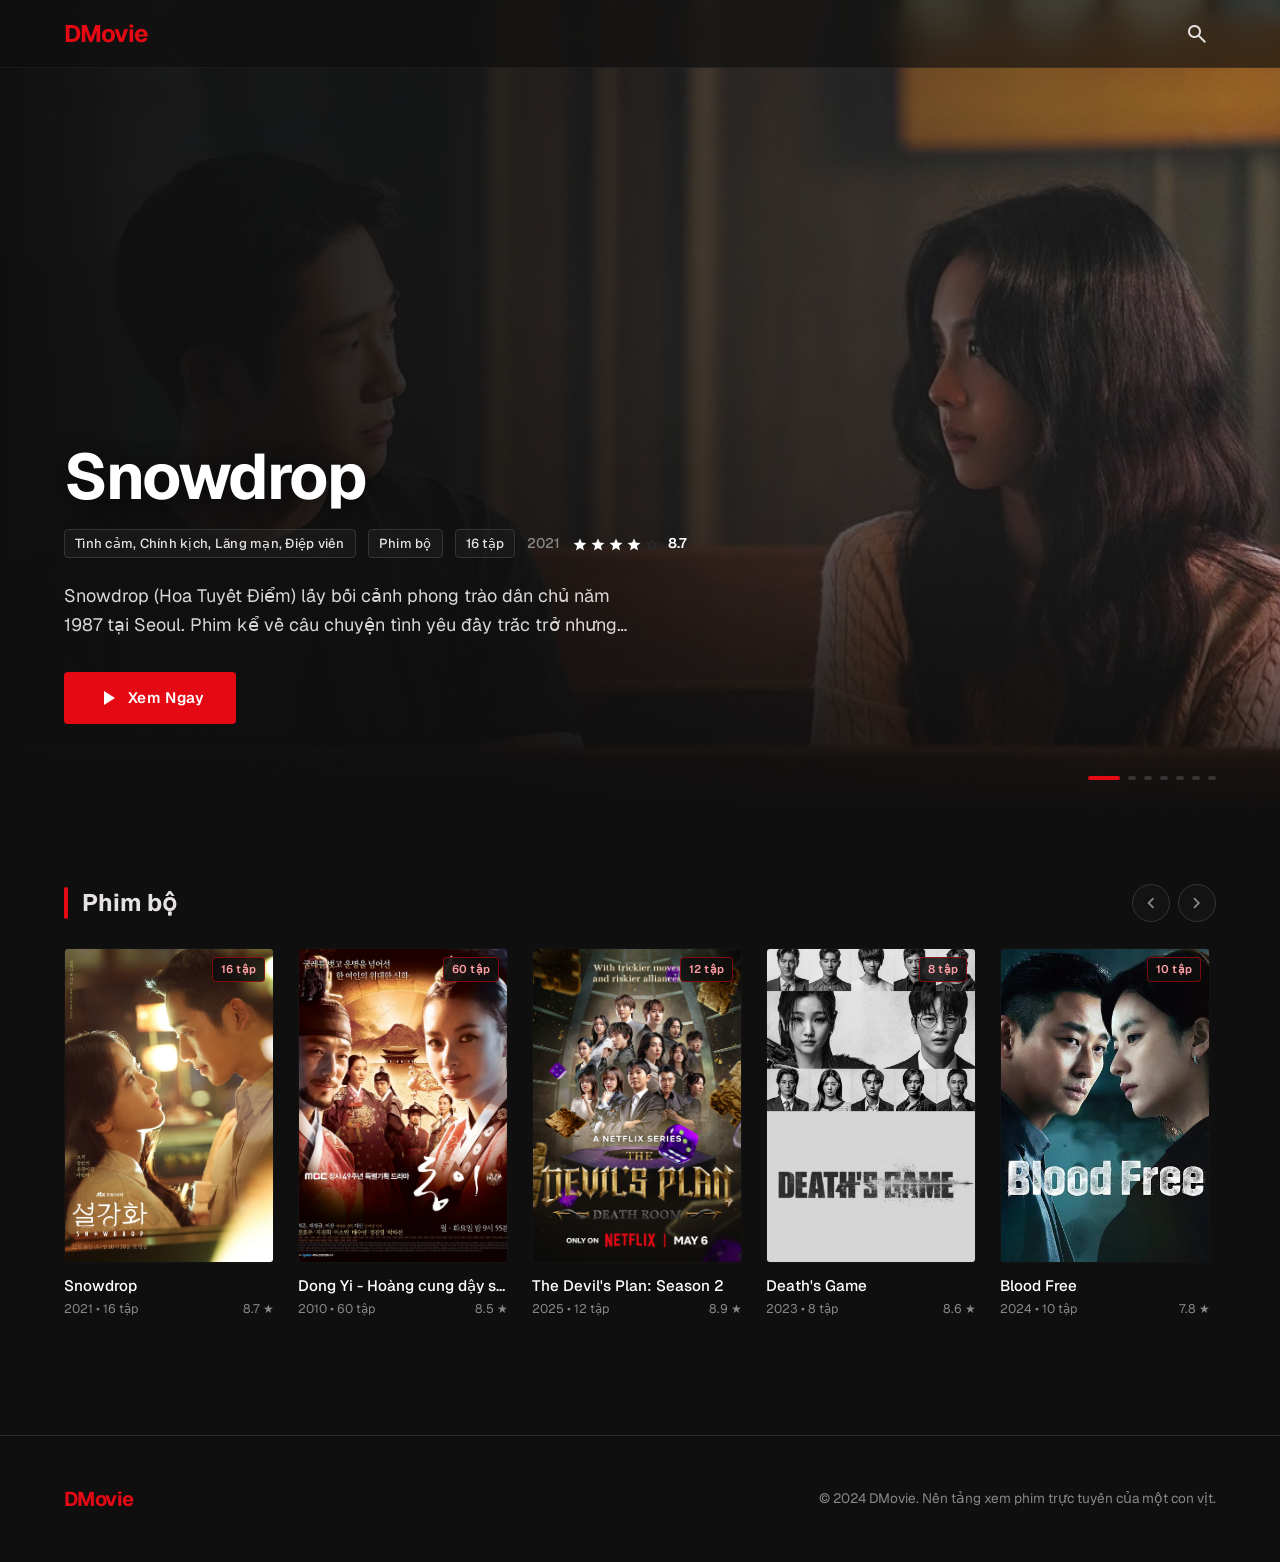
<file: index.html>
<!DOCTYPE html>
<html lang="vi" class="dark">

<head>
  <meta charset="UTF-8" />
  <meta name="viewport" content="width=device-width, initial-scale=1.0" />
  <title>DMovie - Xem Phim Online Miễn Phí</title>
  <meta name="description"
    content="DMovie - Trang web xem phim trực tuyến chất lượng cao, chuẩn rạp với phong cách Cinematic tối giản." />
  <link rel="icon" type="image/png" href="static/logo.png" />
  <link rel="preconnect" href="https://fonts.googleapis.com" />
  <link rel="preconnect" href="https://fonts.gstatic.com" crossorigin />
  <link href="https://fonts.googleapis.com/css2?family=Geist:wght@100..900&display=swap" rel="stylesheet" />
  <link
    href="https://fonts.googleapis.com/css2?family=Material+Symbols+Outlined:opsz,wght,FILL,GRAD@20..48,100..700,0..1,-50..200&display=swap"
    rel="stylesheet" />
  <link rel="stylesheet" href="css/style.css?v=105" />
</head>

<body>

  <!-- TOP NAVBAR (Stitch Exact) -->
  <header class="navbar" id="topNavbar">
    <div class="navbar-inner">
      <!-- Brand Logo -->
      <a href="index.html" class="logo">
        <span>DMovie</span>
      </a>

      <!-- Trailing Action Icons -->
      <div class="nav-actions">
        <button class="nav-icon-btn" id="searchToggle" title="Tìm kiếm (Ctrl+K hoặc /)" aria-label="Tìm kiếm">
          <span class="material-symbols-outlined">search</span>
        </button>
      </div>
    </div>
  </header>

  <!-- SEARCH OVERLAY / MODAL -->
  <div class="search-overlay" id="searchOverlay" role="dialog" aria-modal="true">
    <div class="search-modal">
      <div class="search-input-box">
        <span class="material-symbols-outlined">search</span>
        <input type="text" id="searchInput" placeholder="Tìm kiếm phim theo tên, thể loại, diễn viên..." autocomplete="off" />
        <button class="search-clear-btn" id="searchClear" style="display:none;" title="Xóa">
          <span class="material-symbols-outlined">close</span>
        </button>
        <span class="search-close-badge" id="searchClose">ESC</span>
      </div>
      <div class="search-results-wrapper" id="searchResultsWrapper">
        <div class="search-section-header" id="searchSectionHeader">Gợi ý cho bạn</div>
        <div class="search-results-list" id="searchResultsList"></div>
      </div>
    </div>
  </div>

  <!-- HERO SECTION (Stitch Exact) -->
  <section class="hero" id="heroBanner">
    <div class="hero-bg-container">
      <div class="hero-bg-image" id="heroBg"></div>
      <div class="hero-gradient-x"></div>
      <div class="hero-gradient-y"></div>
    </div>

    <div class="hero-content">
      <h1 class="hero-title" id="heroTitle">Đang tải...</h1>

      <!-- Metadata -->
      <div class="hero-meta" id="heroMeta"></div>

      <!-- Description -->
      <p class="hero-desc" id="heroDesc"></p>

      <!-- Actions -->
      <div class="hero-actions">
        <a href="#" class="btn btn-primary" id="heroWatch">
          <span class="material-symbols-outlined fill">play_arrow</span>
          Xem Ngay
        </a>
      </div>

      <!-- Hero Carousel Pagination Dots (Aligned inside Container) -->
      <div class="hero-pagination" id="heroPagination"></div>
    </div>
  </section>

  <!-- CONTENT GRID SECTION (Stitch Exact) -->
  <main class="main-content">
    <div id="sectionsContainer">
      <!-- Dynamic movie sections generated by JS (Phim lẻ, Phim bộ) -->
    </div>

    <!-- Empty State -->
    <div class="empty-state" id="emptyState" style="display:none">
      <span class="material-symbols-outlined">search_off</span>
      <p>Không tìm thấy phim nào phù hợp</p>
    </div>
  </main>

  <!-- FOOTER (Stitch Exact) -->
  <footer class="footer">
    <div class="footer-inner">
      <div class="footer-brand">DMovie</div>
      <div class="footer-copy">© 2024 DMovie. Nền tảng xem phim trực tuyến của một con vịt.</div>
    </div>
  </footer>

  <script src="js/app.js?v=105"></script>
</body>

</html>
</file>
<file: css/style.css>
/* ===== GOOGLE FONTS & ICONS ===== */
@import url('https://fonts.googleapis.com/css2?family=Geist:wght@100..900&display=swap');
@import url('https://fonts.googleapis.com/css2?family=Material+Symbols+Outlined:opsz,wght,FILL,GRAD@20..48,100..700,0..1,-50..200&display=swap');

/* ===== RESET & BASE ===== */
*, *::before, *::after {
  box-sizing: border-box;
  margin: 0;
  padding: 0;
}

:root {
  --bg:                     #0f0f0f;
  --surface:                #131313;
  --surface-low:            #1c1b1b;
  --surface-container:      #201f1f;
  --surface-high:           #2a2a2a;
  --surface-highest:        #353534;
  --surface-variant:        #353534;
  --outline:                #2a2a2a;
  --outline-hover:          #555555;
  
  --primary:                #e50914;
  --primary-hover:          #c0000c;
  --primary-glow:           rgba(229, 9, 20, 0.4);
  
  --text-on-surface:        #e5e2e1;
  --text-white:             #ffffff;
  --text-muted:             #888888;
  --text-dim:               #555555;

  --font-family:            'Geist', -apple-system, BlinkMacSystemFont, sans-serif;
  --container-max:          1440px;
  --px-desktop:             64px;
  --px-mobile:              16px;
  --radius-sm:              4px;
  --radius-pill:            9999px;
  --transition:             0.25s cubic-bezier(0.4, 0, 0.2, 1);
}

html {
  scroll-behavior: smooth;
  color-scheme: dark;
}

body {
  font-family: var(--font-family);
  background-color: var(--bg);
  color: var(--text-on-surface);
  line-height: 1.5;
  min-height: 100vh;
  overflow-x: hidden;
  -webkit-font-smoothing: antialiased;
}

a {
  text-decoration: none;
  color: inherit;
}

button {
  font-family: inherit;
  border: none;
  background: none;
  cursor: pointer;
  color: inherit;
}

img {
  display: block;
  max-width: 100%;
}

.material-symbols-outlined {
  font-variation-settings: 'FILL' 0, 'wght' 400, 'GRAD' 0, 'opsz' 24;
  vertical-align: middle;
  line-height: 1;
}

.material-symbols-outlined.fill {
  font-variation-settings: 'FILL' 1;
}

/* ===== SCROLLBAR ===== */
::-webkit-scrollbar {
  width: 6px;
  height: 6px;
}
::-webkit-scrollbar-track {
  background: var(--bg);
}
::-webkit-scrollbar-thumb {
  background: var(--surface-high);
  border-radius: 3px;
}
::-webkit-scrollbar-thumb:hover {
  background: var(--surface-highest);
}

/* ===== CONTAINER ===== */
.container {
  max-width: var(--container-max);
  margin: 0 auto;
  padding-left: var(--px-desktop);
  padding-right: var(--px-desktop);
  width: 100%;
}

/* ===== TOP NAVBAR (Stitch Exact) ===== */
.navbar {
  position: fixed;
  top: 0;
  left: 0;
  right: 0;
  z-index: 100;
  height: 68px;
  background: rgba(15, 15, 15, 0.65);
  backdrop-filter: blur(20px);
  -webkit-backdrop-filter: blur(20px);
  border-bottom: 1px solid rgba(255, 255, 255, 0.05);
  transition: background-color 0.3s ease, border-color 0.3s ease;
}

.navbar.scrolled {
  background: rgba(15, 15, 15, 0.95);
  border-bottom-color: var(--outline);
}

.navbar-inner {
  max-width: var(--container-max);
  margin: 0 auto;
  padding: 0 var(--px-desktop);
  height: 100%;
  display: flex;
  align-items: center;
  justify-content: space-between;
  position: relative;
}

.logo {
  display: inline-flex;
  align-items: center;
  gap: 8px;
  font-size: 1.5rem;
  font-weight: 700;
  letter-spacing: -0.04em;
  color: var(--primary);
  transition: transform var(--transition), opacity var(--transition);
}
.logo:hover {
  opacity: 0.9;
  transform: scale(1.02);
}

.nav-links {
  position: absolute;
  left: 50%;
  transform: translateX(-50%);
  display: flex;
  align-items: center;
  gap: 32px;
}

.nav-link {
  font-size: 0.95rem;
  font-weight: 500;
  color: var(--text-on-surface);
  transition: color var(--transition), border-color var(--transition);
  padding: 4px 0;
  position: relative;
}
.nav-link:hover {
  color: var(--primary);
}
.nav-link.active {
  color: var(--primary);
  font-weight: 700;
  border-bottom: 2px solid var(--primary);
}

.nav-actions {
  display: flex;
  align-items: center;
  gap: 16px;
}

.nav-icon-btn {
  width: 38px;
  height: 38px;
  border-radius: 50%;
  display: inline-flex;
  align-items: center;
  justify-content: center;
  color: var(--text-on-surface);
  transition: color var(--transition), transform var(--transition), background-color var(--transition);
}
.nav-icon-btn:hover {
  color: var(--primary);
  transform: scale(1.08);
  background-color: rgba(255, 255, 255, 0.05);
}

/* ===== SEARCH MODAL / OVERLAY ===== */
.search-overlay {
  position: fixed;
  inset: 0;
  z-index: 200;
  background: rgba(0, 0, 0, 0.85);
  backdrop-filter: blur(24px);
  -webkit-backdrop-filter: blur(24px);
  display: none;
  align-items: flex-start;
  justify-content: center;
  padding: 80px 20px 40px;
  animation: fadeIn 0.2s ease;
  overflow-y: auto;
}

.search-overlay.open {
  display: flex;
}

.search-modal {
  width: 100%;
  max-width: 640px;
  background: rgba(18, 18, 22, 0.96);
  border: 1px solid var(--outline);
  border-radius: 16px;
  box-shadow: 0 24px 60px rgba(0, 0, 0, 0.8), 0 0 0 1px rgba(255, 255, 255, 0.05);
  padding: 20px 24px;
  display: flex;
  flex-direction: column;
  gap: 16px;
  animation: modalSlideDown 0.25s cubic-bezier(0.16, 1, 0.3, 1);
}

@keyframes modalSlideDown {
  from {
    opacity: 0;
    transform: translateY(-16px) scale(0.98);
  }
  to {
    opacity: 1;
    transform: translateY(0) scale(1);
  }
}

.search-input-box {
  display: flex;
  align-items: center;
  gap: 14px;
  border-bottom: 1px solid var(--outline);
  padding-bottom: 16px;
  transition: border-color var(--transition);
}

.search-input-box:focus-within {
  border-color: var(--primary);
}

.search-input-box .material-symbols-outlined {
  font-size: 26px;
  color: var(--text-muted);
}

.search-input-box input {
  flex: 1;
  background: transparent;
  border: none;
  outline: none;
  font-size: 1.25rem;
  font-weight: 500;
  color: var(--text-white);
  font-family: inherit;
}
.search-input-box input::placeholder {
  color: var(--text-dim);
}

.search-clear-btn {
  background: transparent;
  border: none;
  color: var(--text-muted);
  cursor: pointer;
  display: flex;
  align-items: center;
  justify-content: center;
  padding: 4px;
  border-radius: 50%;
  transition: color 0.15s, background 0.15s;
}
.search-clear-btn:hover {
  color: var(--text-white);
  background: rgba(255, 255, 255, 0.1);
}
.search-clear-btn .material-symbols-outlined {
  font-size: 18px;
}

.search-close-badge {
  font-size: 0.75rem;
  font-weight: 600;
  letter-spacing: 0.05em;
  padding: 4px 8px;
  border: 1px solid var(--outline);
  border-radius: var(--radius-sm);
  color: var(--text-muted);
  cursor: pointer;
  transition: all var(--transition);
  user-select: none;
}
.search-close-badge:hover {
  color: var(--text-white);
  border-color: var(--outline-hover);
}

.search-results-wrapper {
  max-height: 480px;
  overflow-y: auto;
  padding-right: 4px;
}
.search-results-wrapper::-webkit-scrollbar {
  width: 6px;
}
.search-results-wrapper::-webkit-scrollbar-thumb {
  background: rgba(255, 255, 255, 0.15);
  border-radius: 4px;
}

.search-section-header {
  font-size: 0.75rem;
  font-weight: 600;
  text-transform: uppercase;
  letter-spacing: 0.08em;
  color: var(--text-muted);
  margin-bottom: 12px;
  padding-left: 4px;
}

.search-results-list {
  display: flex;
  flex-direction: column;
  gap: 8px;
}

.search-item {
  display: flex;
  align-items: center;
  gap: 16px;
  padding: 10px 12px;
  border-radius: 10px;
  text-decoration: none;
  background: transparent;
  transition: all 0.2s ease;
  border: 1px solid transparent;
}
.search-item:hover,
.search-item.selected {
  background: rgba(255, 255, 255, 0.06);
  border-color: rgba(255, 255, 255, 0.1);
  transform: translateX(4px);
}

.search-item-poster {
  width: 48px;
  height: 68px;
  border-radius: 6px;
  object-fit: cover;
  flex-shrink: 0;
  background: #202024;
}

.search-item-info {
  flex: 1;
  min-width: 0;
  display: flex;
  flex-direction: column;
  gap: 4px;
}

.search-item-title {
  font-size: 0.95rem;
  font-weight: 600;
  color: var(--text-white);
  white-space: nowrap;
  overflow: hidden;
  text-overflow: ellipsis;
}

.search-item-meta {
  display: flex;
  align-items: center;
  gap: 8px;
  font-size: 0.813rem;
  color: var(--text-muted);
  flex-wrap: wrap;
}

.search-item-badge {
  font-size: 0.688rem;
  font-weight: 600;
  padding: 2px 6px;
  border-radius: 4px;
  background: rgba(255, 255, 255, 0.08);
  color: var(--text-white);
}

.search-item-badge.series {
  background: rgba(14, 165, 233, 0.18);
  color: #38bdf8;
}

.search-item-rating {
  display: inline-flex;
  align-items: center;
  gap: 3px;
  color: #fbbf24;
  font-weight: 600;
}
.search-item-rating .material-symbols-outlined {
  font-size: 14px;
}

.search-item-arrow {
  color: var(--text-dim);
  transition: transform 0.2s, color 0.2s;
}
.search-item:hover .search-item-arrow,
.search-item.selected .search-item-arrow {
  color: var(--text-white);
  transform: translateX(3px);
}

.search-empty {
  display: flex;
  flex-direction: column;
  align-items: center;
  justify-content: center;
  padding: 40px 20px;
  text-align: center;
  color: var(--text-muted);
}
.search-empty .material-symbols-outlined {
  font-size: 48px;
  color: var(--text-dim);
  margin-bottom: 12px;
}
.search-empty p {
  font-size: 0.938rem;
  margin: 0;
}

@keyframes fadeIn {
  from { opacity: 0; }
  to { opacity: 1; }
}

/* ===== HERO SECTION (Stitch Exact) ===== */
.hero {
  position: relative;
  width: 100%;
  height: 820px;
  min-height: 600px;
  display: flex;
  align-items: flex-end;
  overflow: hidden;
  background-color: #000;
  margin-bottom: 64px;
}

.hero-bg-container {
  position: absolute;
  inset: 0;
  z-index: 0;
}

.hero-bg-image {
  width: 100%;
  height: 100%;
  background-size: cover;
  background-position: center 20%;
  background-repeat: no-repeat;
  transition: background-image 0.6s ease-in-out;
}

.hero-gradient-x {
  position: absolute;
  inset: 0;
  z-index: 10;
  background: linear-gradient(90deg, rgba(15,15,15,1) 0%, rgba(15,15,15,0.82) 40%, rgba(15,15,15,0) 100%);
}

.hero-gradient-y {
  position: absolute;
  inset: 0;
  z-index: 10;
  background: linear-gradient(to top, #0f0f0f 0%, rgba(15,15,15,0) 35%);
}

.hero-content {
  position: relative;
  z-index: 20;
  width: 100%;
  max-width: var(--container-max);
  margin: 0 auto;
  padding-left: var(--px-desktop);
  padding-right: var(--px-desktop);
  padding-bottom: 96px;
  display: flex;
  flex-direction: column;
  align-items: flex-start;
  justify-content: flex-end;
}

.hero-title {
  font-size: clamp(2.4rem, 5vw, 4rem);
  font-weight: 700;
  line-height: 1.1;
  letter-spacing: -0.03em;
  color: var(--text-white);
  max-width: 720px;
  margin-bottom: 16px;
  text-shadow: 0 4px 24px rgba(0,0,0,0.6);
}

.hero-meta {
  display: flex;
  align-items: center;
  gap: 12px;
  margin-bottom: 24px;
  font-size: 0.875rem;
  font-weight: 500;
  color: var(--text-muted);
  flex-wrap: wrap;
}

.hero-badge {
  padding: 4px 10px;
  border: 1px solid var(--surface-highest);
  border-radius: var(--radius-sm);
  font-size: 0.82rem;
  font-weight: 500;
  color: var(--text-on-surface);
  letter-spacing: 0.02em;
  background: rgba(255, 255, 255, 0.03);
}

.hero-stars {
  display: inline-flex;
  align-items: center;
  gap: 2px;
  color: var(--text-white);
}
.hero-stars .material-symbols-outlined {
  font-size: 16px;
}
.hero-stars .material-symbols-outlined.unfilled {
  color: var(--surface-high);
}

.hero-desc {
  font-size: 1.125rem;
  line-height: 1.6;
  color: var(--text-on-surface);
  max-width: 580px;
  margin-bottom: 32px;
  display: -webkit-box;
  -webkit-line-clamp: 2;
  -webkit-box-orient: vertical;
  overflow: hidden;
  opacity: 0.95;
}

.hero-actions {
  display: flex;
  align-items: center;
  gap: 16px;
  flex-wrap: wrap;
}

/* ===== BUTTONS (Stitch Exact) ===== */
.btn {
  display: inline-flex;
  align-items: center;
  justify-content: center;
  gap: 8px;
  padding: 14px 32px;
  border-radius: var(--radius-sm);
  font-size: 0.95rem;
  font-weight: 600;
  letter-spacing: 0.02em;
  transition: all var(--transition);
  white-space: nowrap;
}

.btn-primary {
  background-color: var(--primary);
  color: var(--text-white);
}
.btn-primary:hover {
  background-color: var(--primary-hover);
  transform: translateY(-1px);
}
.btn-primary:active {
  transform: translateY(0);
}

.btn-outline {
  background-color: transparent;
  border: 1px solid var(--text-white);
  color: var(--text-white);
}
.btn-outline:hover {
  background-color: rgba(255, 255, 255, 0.1);
  transform: translateY(-1px);
}
.btn-outline:active {
  transform: translateY(0);
}

/* ===== FILTER BAR & TABS ===== */
.filter-bar {
  width: 100%;
  max-width: var(--container-max);
  margin: 0 auto;
  padding: 48px var(--px-desktop) 16px;
  display: flex;
  align-items: center;
  justify-content: space-between;
}

.filter-tabs {
  display: flex;
  align-items: center;
  gap: 8px;
}

.filter-tab {
  padding: 8px 20px;
  border-radius: var(--radius-sm);
  font-size: 0.9rem;
  font-weight: 500;
  color: var(--text-muted);
  border: 1px solid transparent;
  transition: all var(--transition);
}
.filter-tab:hover {
  color: var(--text-white);
  border-color: var(--outline);
}
.filter-tab.active {
  color: var(--text-white);
  background: var(--surface-container);
  border-color: var(--outline);
  font-weight: 600;
}

.movie-count-text {
  font-size: 0.85rem;
  color: var(--text-muted);
}

/* ===== SECTION HEADER (Stitch Exact with vertical red bar) ===== */
.section-header {
  display: flex;
  align-items: center;
  gap: 16px;
  margin-bottom: 28px;
}

.section-indicator {
  width: 4px;
  height: 32px;
  background-color: var(--primary);
  border-radius: var(--radius-pill);
}

/* ===== HERO PAGINATION DOTS (Stitch Exact) ===== */
.hero-pagination {
  position: absolute;
  bottom: 40px;
  right: var(--px-desktop);
  z-index: 20;
  display: flex;
  align-items: center;
  gap: 8px;
}

.hero-dot {
  width: 8px;
  height: 4px;
  background-color: var(--surface-highest);
  border-radius: var(--radius-pill);
  cursor: pointer;
  transition: all 0.3s ease;
}

.hero-dot.active {
  width: 32px;
  background-color: var(--primary);
}

/* ===== MAIN CONTENT CONTAINER (Stitch Exact 1440px) ===== */
.main-content {
  width: 100%;
  max-width: var(--container-max);
  margin: 0 auto;
  padding: 0 var(--px-desktop) 96px;
}

/* ===== CAROUSEL MOVIE SECTIONS (Stitch Exact) ===== */
.movie-section {
  margin-bottom: 64px;
  position: relative;
}
.movie-section:last-child {
  margin-bottom: 0;
}

.section-header-carousel {
  display: flex;
  align-items: center;
  justify-content: space-between;
  margin-bottom: 20px;
}

.section-header-left {
  display: flex;
  align-items: center;
  gap: 14px;
}

.carousel-nav-arrows {
  display: flex;
  align-items: center;
  gap: 8px;
}

.carousel-arrow {
  width: 38px;
  height: 38px;
  border-radius: 50%;
  border: 1px solid var(--surface-variant);
  background-color: var(--surface);
  display: inline-flex;
  align-items: center;
  justify-content: center;
  color: var(--text-muted);
  transition: all var(--transition);
  cursor: pointer;
}
.carousel-arrow:hover {
  border-color: var(--text-white);
  color: var(--text-white);
  transform: scale(1.08);
}
.carousel-arrow .material-symbols-outlined {
  font-size: 22px;
}

/* Horizontal Scrolling Carousel Track */
.carousel-track-wrapper {
  position: relative;
  width: 100%;
}

.carousel-track {
  display: flex;
  gap: 24px;
  overflow-x: auto;
  scroll-behavior: smooth;
  padding: 6px 2px 20px 2px;
  scroll-snap-type: x mandatory;
  -webkit-overflow-scrolling: touch;
  scrollbar-width: none;
  -ms-overflow-style: none;
}
.carousel-track::-webkit-scrollbar {
  display: none;
}

.carousel-track .movie-card {
  flex: 0 0 210px;
  min-width: 210px;
  scroll-snap-align: start;
}

@media (max-width: 900px) {
  .carousel-track .movie-card {
    flex: 0 0 170px;
    min-width: 170px;
  }
}

@media (max-width: 600px) {
  .carousel-track .movie-card {
    flex: 0 0 145px;
    min-width: 145px;
  }
  .carousel-arrow {
    width: 32px;
    height: 32px;
  }
}

/* ===== MOVIE CARD (Stitch Exact) ===== */
.movie-card {
  position: relative;
  display: flex;
  flex-direction: column;
  gap: 12px;
  cursor: pointer;
  transition: transform 0.3s cubic-bezier(0.4, 0, 0.2, 1);
}

.movie-card:hover {
  transform: scale(1.03);
}

.card-poster {
  position: relative;
  width: 100%;
  aspect-ratio: 2 / 3;
  background-color: var(--surface);
  border-radius: var(--radius-sm);
  overflow: hidden;
  border: 1px solid transparent;
  transition: border-color 0.3s ease;
}

.movie-card:hover .card-poster {
  border-color: var(--text-white);
}

.card-poster img {
  width: 100%;
  height: 100%;
  object-fit: cover;
  display: block;
}

.poster-placeholder {
  width: 100%;
  height: 100%;
  display: flex;
  align-items: center;
  justify-content: center;
  background: var(--surface);
  color: var(--text-dim);
}

/* Overlay with centered circular play button */
.card-overlay {
  position: absolute;
  inset: 0;
  background-color: rgba(0, 0, 0, 0.55);
  display: flex;
  align-items: center;
  justify-content: center;
  opacity: 0;
  transition: opacity 0.3s ease;
}

.movie-card:hover .card-overlay {
  opacity: 1;
}

.play-circle-btn {
  width: 48px;
  height: 48px;
  border-radius: 50%;
  border: 2px solid var(--text-white);
  background-color: rgba(0, 0, 0, 0.35);
  backdrop-filter: blur(4px);
  -webkit-backdrop-filter: blur(4px);
  display: flex;
  align-items: center;
  justify-content: center;
  color: var(--text-white);
  transition: transform 0.2s ease;
}

.play-circle-btn .material-symbols-outlined {
  font-size: 28px;
  margin-left: 2px;
}

.movie-card:hover .play-circle-btn {
  transform: scale(1.1);
}

/* Card episode badge */
.card-ep-badge {
  position: absolute;
  top: 8px;
  right: 8px;
  background: rgba(15, 15, 15, 0.85);
  backdrop-filter: blur(8px);
  -webkit-backdrop-filter: blur(8px);
  border: 1px solid rgba(255, 255, 255, 0.15);
  color: var(--text-white);
  font-size: 0.7rem;
  font-weight: 600;
  padding: 3px 8px;
  border-radius: var(--radius-sm);
  letter-spacing: 0.02em;
  z-index: 2;
}

.card-ep-badge.series {
  border-color: rgba(229, 9, 20, 0.5);
  color: #ff9da4;
}

/* Card watch progress bar */
.card-progress-bar {
  position: absolute;
  bottom: 0;
  left: 0;
  right: 0;
  height: 3px;
  background: rgba(0, 0, 0, 0.5);
  z-index: 3;
}

.card-progress-fill {
  height: 100%;
  background: var(--primary);
  box-shadow: 0 0 6px var(--primary-glow);
  width: 0%;
  transition: width 0.3s ease;
}

/* Card details below poster */
.card-details {
  display: flex;
  flex-direction: column;
  gap: 2px;
}

.card-title {
  font-size: 0.95rem;
  font-weight: 500;
  color: var(--text-white);
  white-space: nowrap;
  overflow: hidden;
  text-overflow: ellipsis;
}

.card-meta-line {
  display: flex;
  align-items: center;
  justify-content: space-between;
  font-size: 0.78rem;
  color: var(--text-muted);
}

/* ===== EMPTY STATE ===== */
.empty-state {
  grid-column: 1 / -1;
  text-align: center;
  padding: 100px 0;
  color: var(--text-muted);
}
.empty-state .material-symbols-outlined {
  font-size: 56px;
  color: var(--text-dim);
  margin-bottom: 16px;
}
.empty-state p {
  font-size: 1.1rem;
}

/* ===== FOOTER (Stitch Exact) ===== */
.footer {
  width: 100%;
  border-top: 1px solid var(--outline);
  background-color: var(--bg);
  padding: 48px 0;
  margin-top: auto;
}

.footer-inner {
  max-width: var(--container-max);
  margin: 0 auto;
  padding: 0 var(--px-desktop);
  display: flex;
  align-items: center;
  justify-content: space-between;
  flex-wrap: wrap;
  gap: 20px;
}

.footer-brand {
  font-size: 1.25rem;
  font-weight: 700;
  letter-spacing: -0.03em;
  color: var(--primary);
}

.footer-copy {
  font-size: 0.85rem;
  color: var(--text-muted);
}

/* ===================================================
   WATCH PAGE (Stitch Exact)
   =================================================== */
.watch-page {
  background-color: var(--bg);
}

.watch-navbar-back {
  display: inline-flex;
  align-items: center;
  gap: 6px;
  font-size: 0.9rem;
  font-weight: 500;
  color: var(--text-on-surface);
  transition: color var(--transition);
}
.watch-navbar-back:hover {
  color: var(--primary);
}

.watch-layout {
  padding-top: 72px;
  width: 100%;
  max-width: var(--container-max);
  margin: 0 auto;
}

/* Video Container 16:9 */
.video-section {
  width: 100%;
  aspect-ratio: 16 / 9;
  background-color: #000;
  position: relative;
  overflow: hidden;
}

.player-wrapper {
  position: relative;
  width: 100%;
  height: 100%;
  background: #000;
  outline: none;
  user-select: none;
  container-type: inline-size;
  container-name: player;
}

/* Fullscreen handling */
.player-wrapper:fullscreen,
.player-wrapper:-webkit-full-screen,
.player-wrapper.is-fullscreen {
  position: fixed !important;
  inset: 0 !important;
  width: 100vw !important;
  height: 100vh !important;
  height: 100dvh !important;
  max-width: none !important;
  border-radius: 0 !important;
  z-index: 2147483647 !important;
  aspect-ratio: auto !important;
}

/* Iframe embed mode: hide custom overlays to allow full interaction with embedded player */
.player-wrapper.is-iframe .player-center-controls,
.player-wrapper.is-iframe .player-bottom-controls,
.player-wrapper.is-iframe .player-resume-toast,
.player-wrapper.is-iframe .seek-ripple {
  display: none !important;
  pointer-events: none !important;
}

#videoPlayer {
  position: absolute;
  inset: 0;
  width: 100%;
  height: 100%;
  border: none;
  object-fit: contain;
  background: #000;
}

/* ===== CUSTOM SUBTITLES OVERLAY (Linh hoạt tự co giãn theo kích thước video player) ===== */
.custom-subtitle-overlay {
  position: absolute;
  bottom: 96px;
  left: 0;
  right: 0;
  display: flex;
  flex-direction: column;
  align-items: center;
  justify-content: flex-end;
  gap: 4px;
  pointer-events: none;
  z-index: 12;
  text-align: center;
  padding: 0 24px;
  transition: bottom 0.25s ease;
}

.player-wrapper.hide-controls .custom-subtitle-overlay {
  bottom: 64px;
}

.custom-subtitle-text {
  display: inline-block;
  color: #ffffff !important;
  font-family: inherit;
  font-size: clamp(0.95rem, 3.1cqw, 2.25rem);
  font-weight: 800;
  line-height: 1.35;
  letter-spacing: 0.01em;
  text-shadow: 
    -2px -2px 0 #000000,  
     2px -2px 0 #000000,
    -2px  2px 0 #000000,
     2px  2px 0 #000000,
    -1px -1px 0 #000000,
     1px -1px 0 #000000,
    -1px  1px 0 #000000,
     1px  1px 0 #000000,
     0px -2px 0 #000000,
     0px  2px 0 #000000,
    -2px  0px 0 #000000,
     2px  0px 0 #000000,
     0 3px 6px rgba(0, 0, 0, 0.95);
  background: transparent !important;
  background-color: transparent !important;
  user-select: none;
  max-width: 90%;
  word-break: break-word;
}

/* Tinh chỉnh vị trí cho màn hình nhỏ (Mobile) */
@container player (max-width: 600px) {
  .custom-subtitle-overlay {
    bottom: 72px;
    padding: 0 12px;
  }
  .player-wrapper.hide-controls .custom-subtitle-overlay {
    bottom: 40px;
  }
  .custom-subtitle-text {
    font-size: clamp(0.9rem, 3.8cqw, 1.15rem);
    text-shadow: 
      -1.5px -1.5px 0 #000000,  
       1.5px -1.5px 0 #000000,
      -1.5px  1.5px 0 #000000,
       1.5px  1.5px 0 #000000,
       0 2px 4px rgba(0, 0, 0, 0.95);
  }
}

/* Tinh chỉnh cho Fullscreen hoặc màn hình lớn */
@container player (min-width: 1200px) {
  .custom-subtitle-overlay {
    bottom: 110px;
    padding: 0 36px;
  }
  .player-wrapper.hide-controls .custom-subtitle-overlay {
    bottom: 74px;
  }
  .custom-subtitle-text {
    font-size: clamp(1.45rem, 3.2cqw, 2.5rem);
  }
}

/* Fallback Video Subtitles (VTT ::cue) */
video::cue,
::cue {
  background: transparent !important;
  background-color: transparent !important;
  color: transparent !important;
  font-size: 0px !important;
  display: none !important;
}

video::-webkit-media-text-track-display {
  background: transparent !important;
  background-color: transparent !important;
  display: none !important;
}

video::-webkit-media-text-track-container {
  background: transparent !important;
  background-color: transparent !important;
}

video::-webkit-media-text-track-background {
  display: none !important;
  background: transparent !important;
  background-color: transparent !important;
}

/* Loading */
.player-loading {
  position: absolute;
  inset: 0;
  display: flex;
  flex-direction: column;
  align-items: center;
  justify-content: center;
  gap: 12px;
  background: rgba(0, 0, 0, 0.7);
  color: var(--text-muted);
  font-size: 0.85rem;
  z-index: 5;
  pointer-events: none;
}
.player-loading.hidden { display: none; }

.spinner {
  width: 40px;
  height: 40px;
  border: 3px solid rgba(255, 255, 255, 0.1);
  border-top-color: var(--primary);
  border-radius: 50%;
  animation: spin 0.8s linear infinite;
}
@keyframes spin { to { transform: rotate(360deg); } }

/* Player Resume Toast */
.player-resume-toast {
  position: absolute;
  bottom: 74px;
  left: 24px;
  z-index: 40;
  transition: opacity 0.3s cubic-bezier(0.4, 0, 0.2, 1), transform 0.3s cubic-bezier(0.4, 0, 0.2, 1);
  pointer-events: auto;
}

.player-resume-toast.hidden {
  opacity: 0;
  pointer-events: none;
  transform: translateY(10px);
}

.resume-toast-inner {
  display: flex;
  align-items: center;
  gap: 12px;
  background: rgba(15, 15, 15, 0.94);
  backdrop-filter: blur(16px);
  -webkit-backdrop-filter: blur(16px);
  border: 1px solid rgba(255, 255, 255, 0.2);
  padding: 10px 16px;
  border-radius: 8px;
  box-shadow: 0 10px 32px rgba(0, 0, 0, 0.85);
  color: var(--text-white);
  font-size: 0.88rem;
  user-select: none;
}

.resume-icon {
  font-size: 22px;
  color: var(--primary);
  display: flex;
  align-items: center;
}

.resume-text {
  font-weight: 400;
  color: #e0e0e0;
}

.resume-text strong {
  color: #ffffff;
  font-weight: 700;
}

.resume-restart-btn {
  display: inline-flex;
  align-items: center;
  gap: 5px;
  background: rgba(255, 255, 255, 0.15);
  border: 1px solid rgba(255, 255, 255, 0.25);
  color: var(--text-white);
  font-size: 0.8rem;
  font-weight: 600;
  padding: 5px 12px;
  border-radius: var(--radius-pill);
  cursor: pointer;
  transition: all 0.2s ease;
  margin-left: 6px;
}

.resume-restart-btn:hover {
  background: var(--primary);
  border-color: var(--primary);
  color: #fff;
  transform: scale(1.04);
}

.resume-restart-btn .material-symbols-outlined {
  font-size: 16px;
}

.resume-close-btn {
  display: flex;
  align-items: center;
  justify-content: center;
  width: 26px;
  height: 26px;
  border-radius: 50%;
  color: var(--text-muted);
  cursor: pointer;
  transition: all 0.2s ease;
  padding: 0;
  margin-left: 4px;
}

.resume-close-btn:hover {
  color: #fff;
  background: rgba(255, 255, 255, 0.2);
}

.resume-close-btn .material-symbols-outlined {
  font-size: 18px;
}

@media (max-width: 600px) {
  .player-resume-toast {
    bottom: 64px;
    left: 12px;
    right: 12px;
  }
  .resume-toast-inner {
    padding: 8px 12px;
    gap: 8px;
    font-size: 0.78rem;
    justify-content: space-between;
  }
  .resume-restart-btn {
    padding: 4px 10px;
    font-size: 0.74rem;
  }
}

/* Ripple Animations */
.seek-ripple {
  position: absolute;
  top: 0; bottom: 0;
  width: 35%;
  display: flex;
  align-items: center;
  justify-content: center;
  z-index: 8;
  opacity: 0;
  pointer-events: none;
}
.seek-ripple.left { left: 0; background: radial-gradient(circle at 30% 50%, rgba(255,255,255,0.08) 0%, transparent 70%); }
.seek-ripple.right { right: 0; background: radial-gradient(circle at 70% 50%, rgba(255,255,255,0.08) 0%, transparent 70%); }
.seek-ripple.active { animation: rippleFade 0.5s ease forwards; }

.ripple-icon-box {
  display: flex;
  flex-direction: column;
  align-items: center;
  gap: 4px;
  color: #fff;
  font-size: 0.85rem;
  font-weight: 600;
  background: rgba(0,0,0,0.65);
  padding: 8px 18px;
  border-radius: var(--radius-pill);
  border: 1px solid rgba(255,255,255,0.15);
}

@keyframes rippleFade {
  0% { opacity: 0; transform: scale(0.9); }
  30% { opacity: 1; transform: scale(1.05); }
  100% { opacity: 0; transform: scale(1); }
}

/* Center Controls */
.player-center-controls {
  position: absolute;
  top: 50%;
  left: 50%;
  transform: translate(-50%, -50%);
  display: flex;
  align-items: center;
  gap: 48px;
  z-index: 10;
  transition: opacity 0.25s ease, transform 0.25s ease;
}
.player-wrapper.hide-controls .player-center-controls {
  opacity: 0;
  pointer-events: none;
  transform: translate(-50%, -50%) scale(0.95);
}

.center-seek-btn {
  width: 52px;
  height: 52px;
  border-radius: 50%;
  background: rgba(0, 0, 0, 0.5);
  border: 1px solid rgba(255, 255, 255, 0.2);
  display: flex;
  flex-direction: column;
  align-items: center;
  justify-content: center;
  color: var(--text-white);
  transition: all 0.2s ease;
  backdrop-filter: blur(8px);
}
.center-seek-btn:hover {
  background: rgba(255, 255, 255, 0.15);
  border-color: var(--text-white);
  transform: scale(1.1);
}
.center-seek-btn .material-symbols-outlined { font-size: 24px; }
.center-seek-label { font-size: 0.62rem; font-weight: 700; }

.center-play-btn {
  width: 68px;
  height: 68px;
  border-radius: 50%;
  background-color: rgba(229, 9, 20, 0.85);
  display: flex;
  align-items: center;
  justify-content: center;
  color: var(--text-white);
  transition: all 0.2s ease;
}
.center-play-btn:hover {
  background-color: var(--primary);
  transform: scale(1.1);
}
.center-play-btn .material-symbols-outlined {
  font-size: 38px;
  margin-left: 2px;
}

/* Bottom Controls Overlay (Stitch Exact 2px progress bar) */
.player-bottom-controls {
  position: absolute;
  bottom: 0;
  left: 0;
  right: 0;
  padding: 0 20px 16px;
  background: linear-gradient(to top, rgba(0,0,0,0.92) 0%, rgba(0,0,0,0.4) 60%, transparent 100%);
  z-index: 20;
  display: flex;
  flex-direction: column;
  gap: 8px;
  transition: opacity 0.25s ease;
}
.player-wrapper.hide-controls .player-bottom-controls {
  opacity: 0;
  pointer-events: none;
}

/* Scrubber Timeline (2px height default, expands on hover) */
.timeline-container {
  position: relative;
  width: 100%;
  height: 18px;
  display: flex;
  align-items: center;
  cursor: pointer;
}

.timeline-track {
  position: relative;
  width: 100%;
  height: 2px;
  background: var(--surface-high);
  border-radius: var(--radius-pill);
  transition: height 0.15s ease;
}
.timeline-container:hover .timeline-track {
  height: 6px;
}

.timeline-buffered {
  position: absolute;
  left: 0; top: 0; bottom: 0;
  width: 0%;
  background: rgba(255, 255, 255, 0.2);
  border-radius: var(--radius-pill);
}

.timeline-hover-preview {
  position: absolute;
  left: 0; top: 0; bottom: 0;
  width: 0%;
  background: rgba(255, 255, 255, 0.15);
  border-radius: var(--radius-pill);
  pointer-events: none;
}

.timeline-played {
  position: absolute;
  left: 0; top: 0; bottom: 0;
  width: 0%;
  background: var(--primary);
  border-radius: var(--radius-pill);
}

.timeline-handle {
  position: absolute;
  right: -6px; top: 50%;
  transform: translateY(-50%) scale(0);
  width: 12px; height: 12px;
  background: #fff;
  border-radius: 50%;
  transition: transform 0.15s ease;
}
.timeline-container:hover .timeline-handle {
  transform: translateY(-50%) scale(1);
}

.timeline-tooltip {
  position: absolute;
  bottom: 24px;
  transform: translateX(-50%);
  background: var(--surface-container);
  border: 1px solid var(--outline);
  color: #fff;
  font-size: 0.72rem;
  font-weight: 600;
  padding: 3px 8px;
  border-radius: var(--radius-sm);
  pointer-events: none;
  opacity: 0;
  transition: opacity 0.15s ease;
  white-space: nowrap;
}

/* Control Buttons Bar */
.player-controls-bar {
  display: flex;
  align-items: center;
  justify-content: space-between;
}

.controls-left, .controls-right {
  display: flex;
  align-items: center;
  gap: 16px;
}

.ctrl-btn {
  color: var(--text-white);
  display: inline-flex;
  align-items: center;
  justify-content: center;
  transition: color var(--transition), transform var(--transition);
}
.ctrl-btn:hover {
  color: var(--primary);
}
.ctrl-btn .material-symbols-outlined {
  font-size: 22px;
}

/* Volume Slider */
.volume-group {
  display: flex;
  align-items: center;
  gap: 6px;
}

.volume-slider-wrap {
  width: 0;
  overflow: hidden;
  transition: width 0.22s ease;
  display: flex;
  align-items: center;
}
.volume-group:hover .volume-slider-wrap,
.volume-slider-wrap:focus-within {
  width: 68px;
}

.volume-slider {
  width: 60px;
  height: 2px;
  -webkit-appearance: none;
  appearance: none;
  background: rgba(255, 255, 255, 0.3);
  border-radius: 1px;
  outline: none;
  cursor: pointer;
}
.volume-slider::-webkit-slider-thumb {
  -webkit-appearance: none;
  width: 10px; height: 10px;
  border-radius: 50%;
  background: #fff;
  cursor: pointer;
}

.time-display {
  font-size: 0.8rem;
  color: rgba(255, 255, 255, 0.8);
  font-variant-numeric: tabular-nums;
}

/* Speed dropdown */
.speed-menu-wrap { position: relative; }
.speed-dropdown {
  position: absolute;
  bottom: 38px; right: 0;
  background: var(--surface-container);
  border: 1px solid var(--outline);
  border-radius: var(--radius-sm);
  padding: 6px 0;
  min-width: 110px;
  display: none;
  flex-direction: column;
  z-index: 25;
}
.speed-dropdown.show { display: flex; }
.speed-option {
  padding: 8px 16px;
  font-size: 0.8rem;
  color: var(--text-muted);
  cursor: pointer;
  transition: all 0.15s ease;
}
.speed-option:hover { background: rgba(255,255,255,0.06); color: var(--text-white); }
.speed-option.active { color: var(--primary); font-weight: 700; }

/* ===== WATCH CONTENT DETAILS (Stitch 2-Column Exact) ===== */
.watch-content-container {
  padding: 36px var(--px-desktop) 64px;
}

.watch-main-row {
  display: flex;
  flex-direction: column;
  gap: 36px;
}

/* Mobile: Episode selection is placed on top (order: 1) above movie description (order: 2) */
.watch-episodes-col {
  order: 1;
  width: 100%;
  display: flex;
  flex-direction: column;
  gap: 16px;
}

.watch-info-col {
  order: 2;
  flex: 1;
  min-width: 0;
  display: flex;
  flex-direction: column;
  gap: 16px;
}

/* Desktop (>= 1024px): Side-by-side (Info on Left, Episodes on Right) */
@media (min-width: 1024px) {
  .watch-main-row {
    flex-direction: row;
    align-items: flex-start;
    gap: 56px;
  }
  .watch-info-col {
    order: 1;
  }
  .watch-episodes-col {
    order: 2;
    max-width: 420px;
    gap: 20px;
  }
}

.watch-title {
  font-size: clamp(1.8rem, 4vw, 3.2rem);
  font-weight: 700;
  letter-spacing: -0.03em;
  color: var(--text-white);
  line-height: 1.1;
  text-transform: uppercase;
}

.watch-meta-row {
  display: flex;
  align-items: center;
  gap: 12px;
  font-size: 0.875rem;
  color: var(--text-muted);
  flex-wrap: wrap;
}

.watch-description {
  font-size: 1.05rem;
  line-height: 1.7;
  color: var(--text-muted);
  max-width: 760px;
}

.episodes-control-row {
  display: flex;
  align-items: center;
  justify-content: space-between;
  padding-bottom: 16px;
  border-bottom: 1px solid var(--outline);
}

.now-playing-title {
  font-size: 0.95rem;
  font-weight: 600;
  color: var(--text-white);
  white-space: nowrap;
  overflow: hidden;
  text-overflow: ellipsis;
  max-width: 280px;
}

.ep-nav-actions {
  display: flex;
  align-items: center;
  gap: 8px;
  flex-shrink: 0;
}

.ep-nav-btn {
  width: 32px;
  height: 32px;
  display: flex;
  align-items: center;
  justify-content: center;
  color: var(--text-muted);
  transition: color var(--transition);
}
.ep-nav-btn:hover:not(:disabled) {
  color: var(--text-white);
}
.ep-nav-btn:disabled {
  opacity: 0.25;
  cursor: not-allowed;
}
.ep-nav-btn .material-symbols-outlined {
  font-size: 22px;
}

/* Square Episode Buttons (Stitch Minimalism) */
.episode-btns-list {
  display: flex;
  flex-wrap: wrap;
  gap: 10px;
}

.ep-btn {
  width: 44px;
  height: 44px;
  border-radius: var(--radius-sm);
  border: 1px solid var(--outline);
  color: var(--text-muted);
  font-size: 0.95rem;
  font-weight: 600;
  display: inline-flex;
  align-items: center;
  justify-content: center;
  transition: all var(--transition);
  user-select: none;
}
.ep-btn:hover {
  border-color: var(--text-white);
  color: var(--text-white);
}
.ep-btn.active {
  background-color: var(--primary);
  border-color: var(--primary);
  color: var(--text-white);
  transform: scale(1.05);
}

/* Related Section on Watch Page */
.watch-related-section {
  padding-top: 48px;
  border-top: 1px solid var(--outline);
  margin-top: 48px;
}

.watch-related-section .section-header {
  margin-bottom: 24px;
}

/* ===== RESPONSIVE ===== */
@media (max-width: 1200px) {
  .movie-grid {
    grid-template-columns: repeat(4, 1fr);
  }
}

@media (max-width: 900px) {
  :root {
    --px-desktop: 24px;
  }
  .nav-links {
    display: none;
  }
  .hero {
    height: 680px;
  }
  .hero-title {
    font-size: 2.4rem;
  }
  .movie-grid {
    grid-template-columns: repeat(3, 1fr);
    gap: 16px;
  }
  .watch-content-container {
    padding-left: 20px;
    padding-right: 20px;
  }
}

@media (max-width: 600px) {
  :root {
    --px-desktop: 16px;
  }
  .hero {
    height: 560px;
    min-height: 480px;
  }
  .hero-title {
    font-size: 1.8rem;
  }
  .hero-desc {
    display: none;
  }
  .hero-actions {
    gap: 10px;
  }
  .btn {
    padding: 12px 20px;
    font-size: 0.85rem;
  }
  .movie-grid {
    grid-template-columns: repeat(2, 1fr);
    gap: 12px;
  }
  .filter-bar {
    padding-top: 24px;
  }
  .section-title {
    font-size: 1.35rem;
  }
  .player-center-controls {
    gap: 28px;
  }
  .center-seek-btn {
    width: 44px;
    height: 44px;
  }
  .center-play-btn {
    width: 54px;
    height: 54px;
  }
  .watch-title {
    font-size: 1.5rem;
  }
}
</file>
